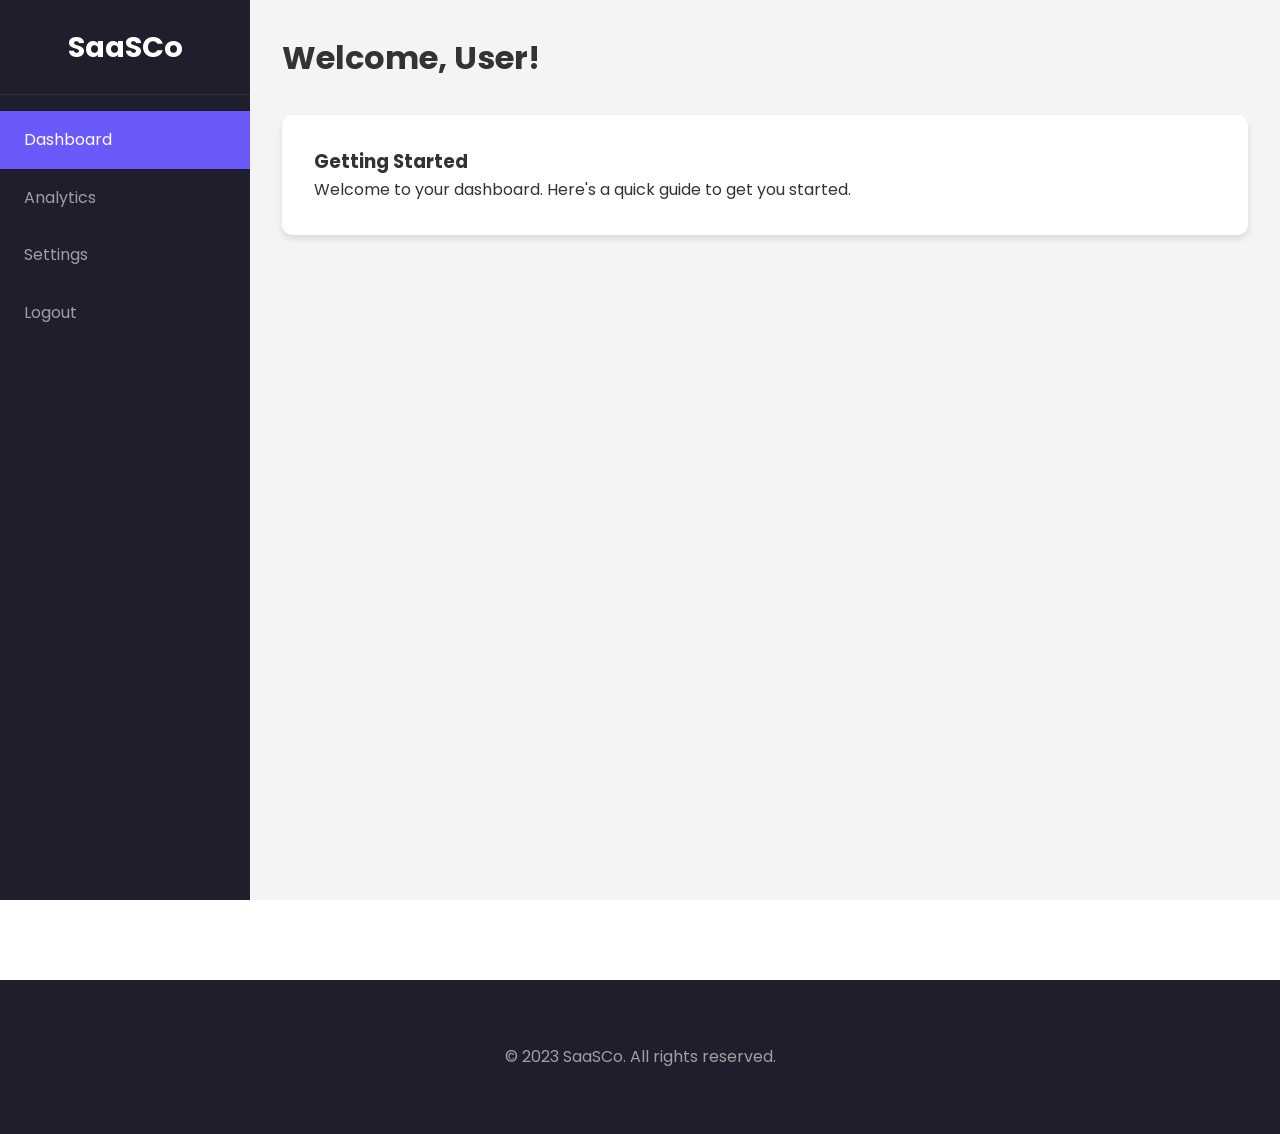
<file: dashboard.html>
<!DOCTYPE html>
<html lang="en">
<head>
    <meta charset="UTF-8">
    <meta name="viewport" content="width=device-width, initial-scale=1.0">
    <title>Dashboard - SaaSCo</title>
    <link rel="stylesheet" href="css/style.css">
</head>
<body>
    <div class="dashboard-layout">
        <aside class="sidebar">
            <div class="sidebar-header">
                <a href="index.html" class="logo">SaaSCo</a>
            </div>
            <nav class="sidebar-nav">
                <ul>
                    <li class="active"><a href="dashboard.html">Dashboard</a></li>
                    <li><a href="#">Analytics</a></li>
                    <li><a href="#">Settings</a></li>
                    <li><a href="login.html">Logout</a></li>
                </ul>
            </nav>
        </aside>
        <main class="main-content">
            <header class="main-content-header">
                <h2>Welcome, User!</h2>
            </header>
            <div class="content">
                <div class="card">
                    <h3>Getting Started</h3>
                    <p>Welcome to your dashboard. Here's a quick guide to get you started.</p>
                </div>
            </div>
        </main>
    </div>
    <script src="js/main.js"></script>
    <footer class="main-footer">
        <div class="container">
            <p>&copy; 2023 SaaSCo. All rights reserved.</p>
        </div>
    </footer>
</body>
</html>
</file>
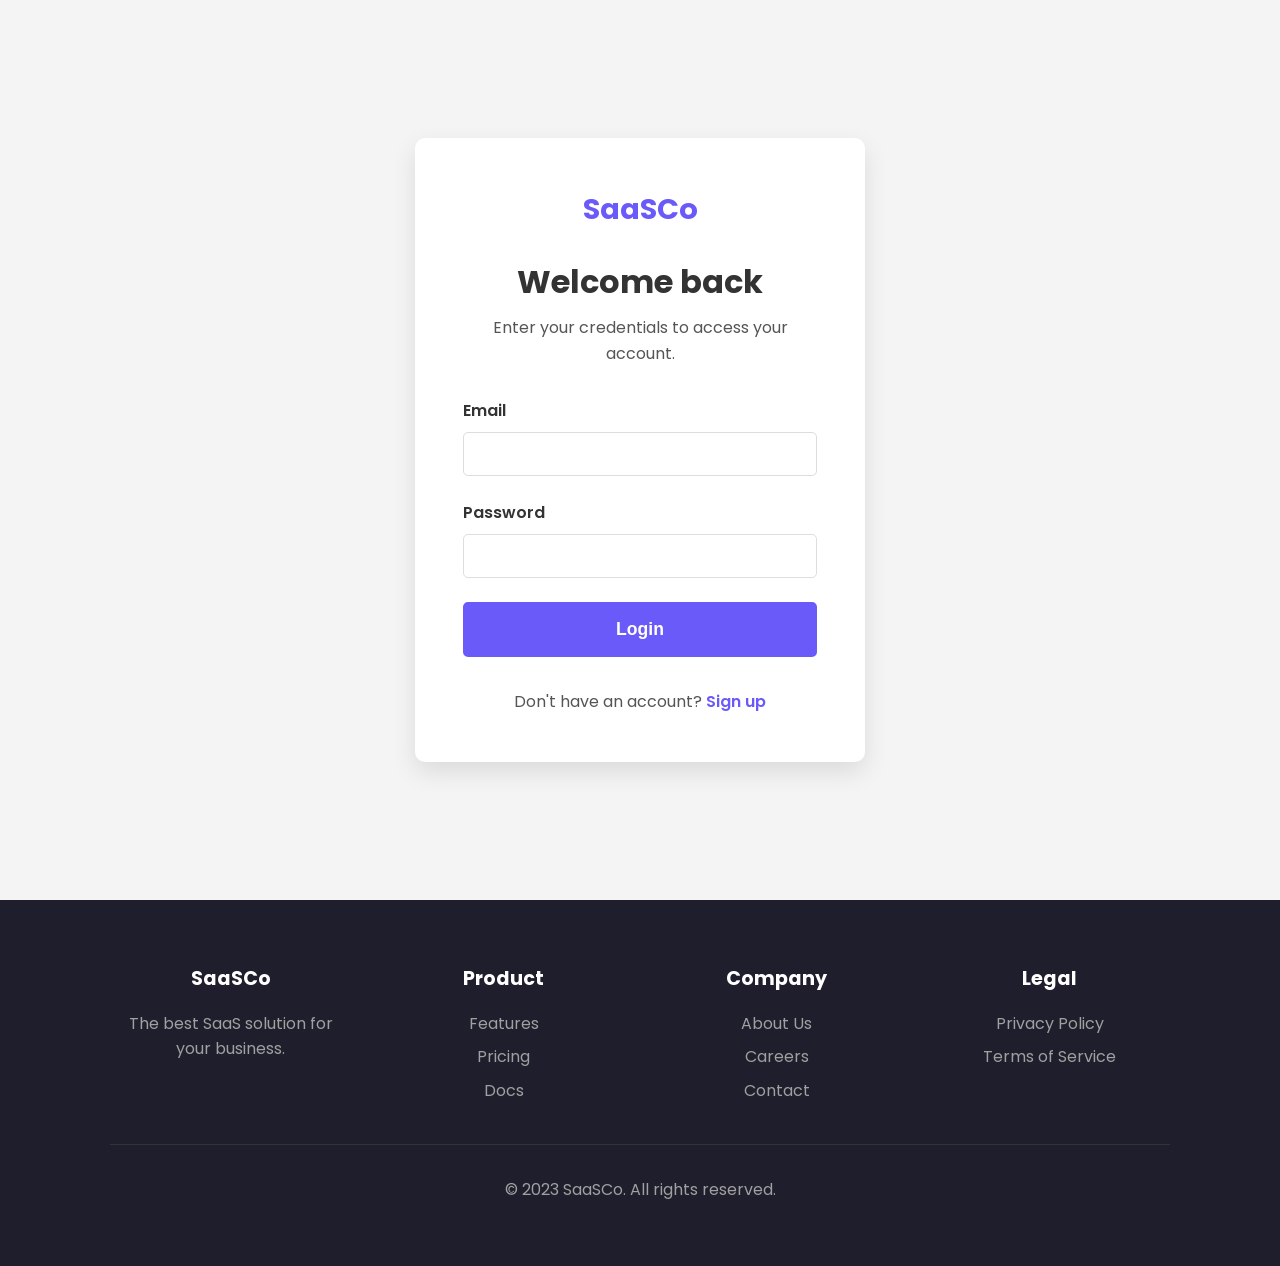
<file: login.html>
<!DOCTYPE html>
<html lang="en">
<head>
    <meta charset="UTF-8">
    <meta name="viewport" content="width=device-width, initial-scale=1.0">
    <title>Login - SaaSCo</title>
    <link rel="stylesheet" href="css/style.css">
</head>
<body>
    <div class="auth-container">
        <div class="auth-form">
            <a href="index.html" class="logo auth-logo">SaaSCo</a>
            <h2 class="auth-title">Welcome back</h2>
            <p class="auth-subtitle">Enter your credentials to access your account.</p>
            <form id="login-form">
                <div class="form-group">
                    <label for="email">Email</label>
                    <input type="email" id="email" required>
                </div>
                <div class="form-group">
                    <label for="password">Password</label>
                    <input type="password" id="password" required>
                </div>
                <button type="submit" class="btn btn-primary btn-block">Login</button>
            </form>
            <p class="auth-switch">Don't have an account? <a href="signup.html">Sign up</a></p>
        </div>
    </div>
    <script src="js/main.js"></script>
    <footer class="main-footer auth-footer">
        <div class="container">
            <div class="footer-content">
                <div class="footer-column">
                    <h4>SaaSCo</h4>
                    <p>The best SaaS solution for your business.</p>
                </div>
                <div class="footer-column">
                    <h4>Product</h4>
                    <ul>
                        <li><a href="#features">Features</a></li>
                        <li><a href="#pricing">Pricing</a></li>
                        <li><a href="#">Docs</a></li>
                    </ul>
                </div>
                <div class="footer-column">
                    <h4>Company</h4>
                    <ul>
                        <li><a href="#">About Us</a></li>
                        <li><a href="#">Careers</a></li>
                        <li><a href="#">Contact</a></li>
                    </ul>
                </div>
                <div class="footer-column">
                    <h4>Legal</h4>
                    <ul>
                        <li><a href="#">Privacy Policy</a></li>
                        <li><a href="#">Terms of Service</a></li>
                    </ul>
                </div>
            </div>
            <div class="footer-bottom">
                <p>&copy; 2023 SaaSCo. All rights reserved.</p>
            </div>
        </div>
    </footer>
</body>
</html>
</file>
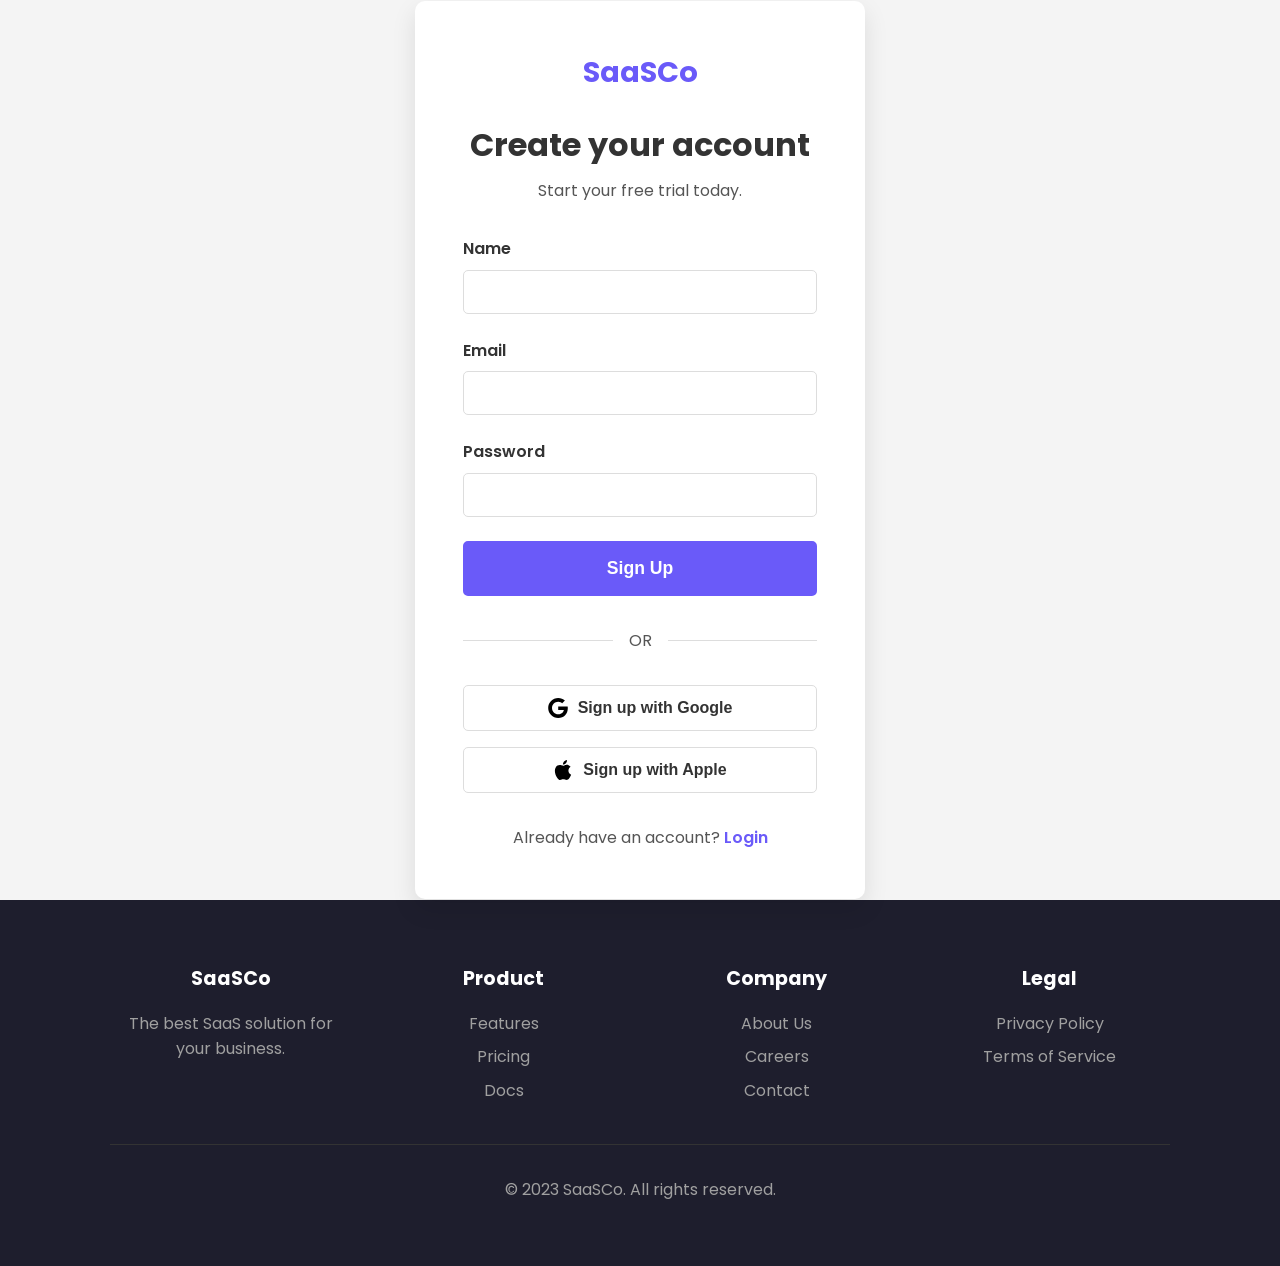
<file: signup.html>
<!DOCTYPE html>
<html lang="en">
<head>
    <meta charset="UTF-8">
    <meta name="viewport" content="width=device-width, initial-scale=1.0">
    <title>Sign Up - SaaSCo</title>
    <link rel="stylesheet" href="css/style.css">
</head>
<body>
    <div class="auth-container">
        <div class="auth-form">
            <a href="index.html" class="logo auth-logo">SaaSCo</a>
            <h2 class="auth-title">Create your account</h2>
            <p class="auth-subtitle">Start your free trial today.</p>
            <form id="signup-form">
                <div class="form-group">
                    <label for="username">Name</label>
                    <input type="text" id="username" required>
                </div>
                <div class="form-group">
                    <label for="email">Email</label>
                    <input type="email" id="email" required>
                </div>
                <div class="form-group">
                    <label for="password">Password</label>
                    <input type="password" id="password" required>
                </div>
                <button type="submit" class="btn btn-primary btn-block">Sign Up</button>
            </form>
            <div class="or-divider">
                <span>OR</span>
            </div>
            <div class="social-signup">
                <button class="btn btn-social btn-google">
                    <img src="images/google-logo.svg" alt="Google logo">
                    Sign up with Google
                </button>
                <button class="btn btn-social btn-apple">
                    <img src="images/apple-logo.svg" alt="Apple logo">
                    Sign up with Apple
                </button>
            </div>
            <p class="auth-switch">Already have an account? <a href="login.html">Login</a></p>
        </div>
    </div>
    <script src="js/main.js"></script>
    <footer class="main-footer auth-footer">
        <div class="container">
            <div class="footer-content">
                <div class="footer-column">
                    <h4>SaaSCo</h4>
                    <p>The best SaaS solution for your business.</p>
                </div>
                <div class="footer-column">
                    <h4>Product</h4>
                    <ul>
                        <li><a href="#features">Features</a></li>
                        <li><a href="#pricing">Pricing</a></li>
                        <li><a href="#">Docs</a></li>
                    </ul>
                </div>
                <div class="footer-column">
                    <h4>Company</h4>
                    <ul>
                        <li><a href="#">About Us</a></li>
                        <li><a href="#">Careers</a></li>
                        <li><a href="#">Contact</a></li>
                    </ul>
                </div>
                <div class="footer-column">
                    <h4>Legal</h4>
                    <ul>
                        <li><a href="#">Privacy Policy</a></li>
                        <li><a href="#">Terms of Service</a></li>
                    </ul>
                </div>
            </div>
            <div class="footer-bottom">
                <p>&copy; 2023 SaaSCo. All rights reserved.</p>
            </div>
        </div>
    </footer>
</body>
</html>
</file>
<file: css/style.css>
@import url('https://fonts.googleapis.com/css2?family=Poppins:wght@300;400;600;700&display=swap');

:root {
    --primary-color: #6a5af9;
    --secondary-color: #f7f7f7;
    --text-color: #333;
    --light-gray: #f4f4f4;
    --dark-gray: #555;
    --white: #fff;
    --font-family: 'Poppins', sans-serif;
}

* {
    box-sizing: border-box;
    margin: 0;
    padding: 0;
}

body {
    font-family: var(--font-family);
    line-height: 1.6;
    color: var(--text-color);
    background-color: var(--white);
}

.container {
    max-width: 1100px;
    margin: 0 auto;
    padding: 0 20px;
}

.main-header {
    background: var(--white);
    box-shadow: 0 2px 4px rgba(0,0,0,0.1);
    padding: 1rem 0;
    position: sticky;
    top: 0;
    z-index: 1000;
}

.main-header .container {
    display: flex;
    justify-content: space-between;
    align-items: center;
}

.logo {
    font-size: 1.8rem;
    font-weight: 700;
    color: var(--primary-color);
    text-decoration: none;
}

.main-nav ul {
    list-style: none;
    display: flex;
    align-items: center;
}

.main-nav ul li {
    margin-left: 2rem;
}

.main-nav ul li a {
    text-decoration: none;
    color: var(--dark-gray);
    font-weight: 600;
    transition: color 0.3s ease;
}

.main-nav ul li a:hover {
    color: var(--primary-color);
}

.btn {
    padding: 10px 20px;
    border-radius: 5px;
    text-decoration: none;
    font-weight: 600;
    transition: background-color 0.3s ease, color 0.3s ease;
}

.btn-primary {
    background-color: var(--primary-color);
    color: var(--white);
    border: 2px solid var(--primary-color);
}

.btn-primary:hover {
    background-color: #5a4af1;
}

.hero {
    background: linear-gradient(to right, #6a5af9, #d667d9);
    color: var(--white);
    text-align: center;
    padding: 100px 0;
}

.hero-content {
    max-width: 800px;
    margin: 0 auto;
}

.hero-title {
    font-size: 3.5rem;
    font-weight: 700;
    margin-bottom: 1rem;
}

.hero-subtitle {
    font-size: 1.2rem;
    font-weight: 300;
    margin-bottom: 2rem;
}

.btn-lg {
    padding: 15px 30px;
    font-size: 1.2rem;
}

.main-footer {
    background: var(--light-gray);
    color: var(--dark-gray);
    text-align: center;
    padding: 2rem 0;
    margin-top: 5rem;
}

/* Auth Pages */
.auth-container {
    display: flex;
    justify-content: center;
    align-items: center;
    min-height: 100vh;
    background-color: var(--light-gray);
}

.auth-form {
    background: var(--white);
    padding: 3rem;
    border-radius: 10px;
    box-shadow: 0 10px 25px rgba(0,0,0,0.1);
    width: 100%;
    max-width: 450px;
    text-align: center;
}

.auth-logo {
    margin-bottom: 1.5rem;
    display: inline-block;
}

.auth-title {
    font-size: 2rem;
    font-weight: 700;
    margin-bottom: 0.5rem;
}

.auth-subtitle {
    color: var(--dark-gray);
    margin-bottom: 2rem;
}

.form-group {
    margin-bottom: 1.5rem;
    text-align: left;
}

.form-group label {
    display: block;
    font-weight: 600;
    margin-bottom: 0.5rem;
}

.form-group input {
    width: 100%;
    padding: 12px 15px;
    border: 1px solid #ddd;
    border-radius: 5px;
    font-size: 1rem;
}

.btn-block {
    width: 100%;
    padding: 15px;
    font-size: 1.1rem;
}

.auth-switch {
    margin-top: 2rem;
    color: var(--dark-gray);
}

.auth-switch a {
    color: var(--primary-color);
    font-weight: 600;
    text-decoration: none;
}

/* Dashboard */
.dashboard-layout {
    display: flex;
    min-height: 100vh;
}

.sidebar {
    width: 250px;
    background: #1e1e2d;
    color: var(--white);
    display: flex;
    flex-direction: column;
}

.sidebar-header {
    padding: 1.5rem;
    text-align: center;
    border-bottom: 1px solid #333;
}

.sidebar-header .logo {
    color: var(--white);
}

.sidebar-nav ul {
    list-style: none;
    padding: 1rem 0;
}

.sidebar-nav ul li a {
    display: block;
    padding: 1rem 1.5rem;
    color: #a0a0a0;
    text-decoration: none;
    transition: background 0.3s ease, color 0.3s ease;
}

.sidebar-nav ul li.active a,
.sidebar-nav ul li a:hover {
    background: var(--primary-color);
    color: var(--white);
}

/* Footer */
.main-footer {
    background: #1e1e2d;
    color: #a0a0a0;
    padding: 4rem 0;
}

.footer-content {
    display: grid;
    grid-template-columns: repeat(auto-fit, minmax(200px, 1fr));
    gap: 2rem;
    margin-bottom: 2rem;
}

.footer-column h4 {
    color: var(--white);
    font-size: 1.2rem;
    margin-bottom: 1rem;
}

.footer-column ul {
    list-style: none;
}

.footer-column ul li {
    margin-bottom: 0.5rem;
}

.footer-column ul li a {
    color: #a0a0a0;
    text-decoration: none;
    transition: color 0.3s ease;
}

.footer-column ul li a:hover {
    color: var(--primary-color);
}

.footer-bottom {
    text-align: center;
    border-top: 1px solid #333;
    padding-top: 2rem;
}

.auth-footer {
    margin-top: 0;
}

.or-divider {
    display: flex;
    align-items: center;
    text-align: center;
    color: var(--dark-gray);
    margin: 2rem 0;
}

.or-divider::before,
.or-divider::after {
    content: '';
    flex: 1;
    border-bottom: 1px solid #ddd;
}

.or-divider span {
    padding: 0 1rem;
}

.social-signup .btn-social {
    width: 100%;
    margin-bottom: 1rem;
    display: flex;
    align-items: center;
    justify-content: center;
    padding: 12px;
    font-size: 1rem;
    border: 1px solid #ddd;
    background: var(--white);
    color: var(--text-color);
}

.social-signup .btn-social img {
    width: 20px;
    margin-right: 10px;
}

.main-content {
    flex: 1;
    background: var(--light-gray);
    padding: 2rem;
}

.main-content-header {
    margin-bottom: 2rem;
}

.main-content-header h2 {
    font-size: 2rem;
    font-weight: 700;
}

.card {
    background: var(--white);
    padding: 2rem;
    border-radius: 10px;
    box-shadow: 0 4px 6px rgba(0,0,0,0.1);
    transition: transform 0.3s ease, box-shadow 0.3s ease;
}

.card:hover {
    transform: translateY(-5px);
    box-shadow: 0 10px 20px rgba(0,0,0,0.1);
}

/* Pricing Section */
.pricing-section {
    padding: 80px 0;
    background: var(--light-gray);
}

.section-title {
    text-align: center;
    font-size: 2.5rem;
    font-weight: 700;
    margin-bottom: 4rem;
}

.pricing-cards {
    display: grid;
    grid-template-columns: repeat(auto-fit, minmax(300px, 1fr));
    gap: 2rem;
}

.pricing-card {
    background: var(--white);
    padding: 2.5rem;
    border-radius: 10px;
    text-align: center;
    box-shadow: 0 4px 6px rgba(0,0,0,0.1);
    transition: transform 0.3s ease, box-shadow 0.3s ease;
}

.pricing-card:hover {
    transform: translateY(-10px);
    box-shadow: 0 15px 30px rgba(0,0,0,0.1);
}

.pricing-card.popular {
    border: 2px solid var(--primary-color);
    transform: scale(1.05);
}

.pricing-card h3 {
    font-size: 1.8rem;
    margin-bottom: 1rem;
}

.pricing-card .price {
    font-size: 2.5rem;
    font-weight: 700;
    color: var(--primary-color);
    margin-bottom: 1.5rem;
}

.pricing-card .price span {
    font-size: 3.5rem;
}

.pricing-card ul {
    list-style: none;
    margin-bottom: 2rem;
}

.pricing-card ul li {
    margin-bottom: 1rem;
    color: var(--dark-gray);
}

.btn-secondary {
    background: var(--white);
    color: var(--primary-color);
    border: 2px solid var(--primary-color);
}

.btn-secondary:hover {
    background: var(--primary-color);
    color: var(--white);
}
</file>
